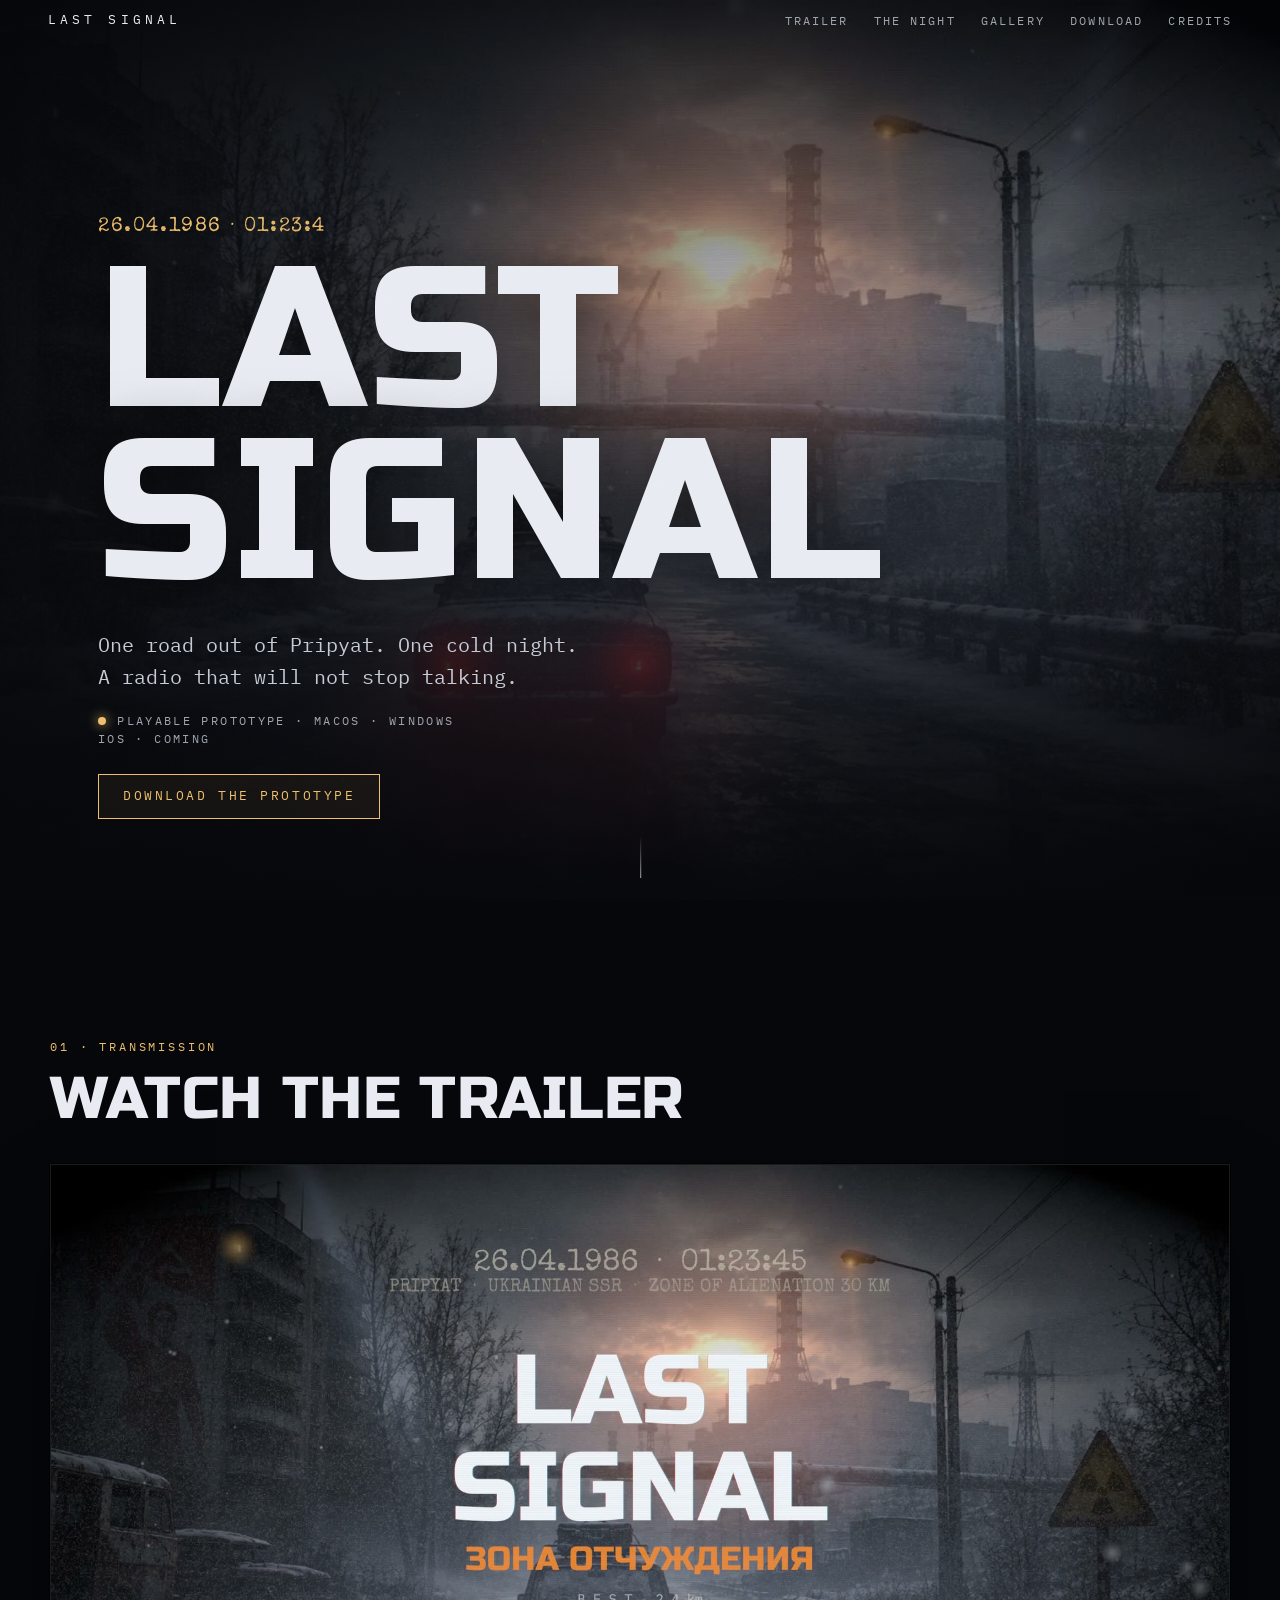
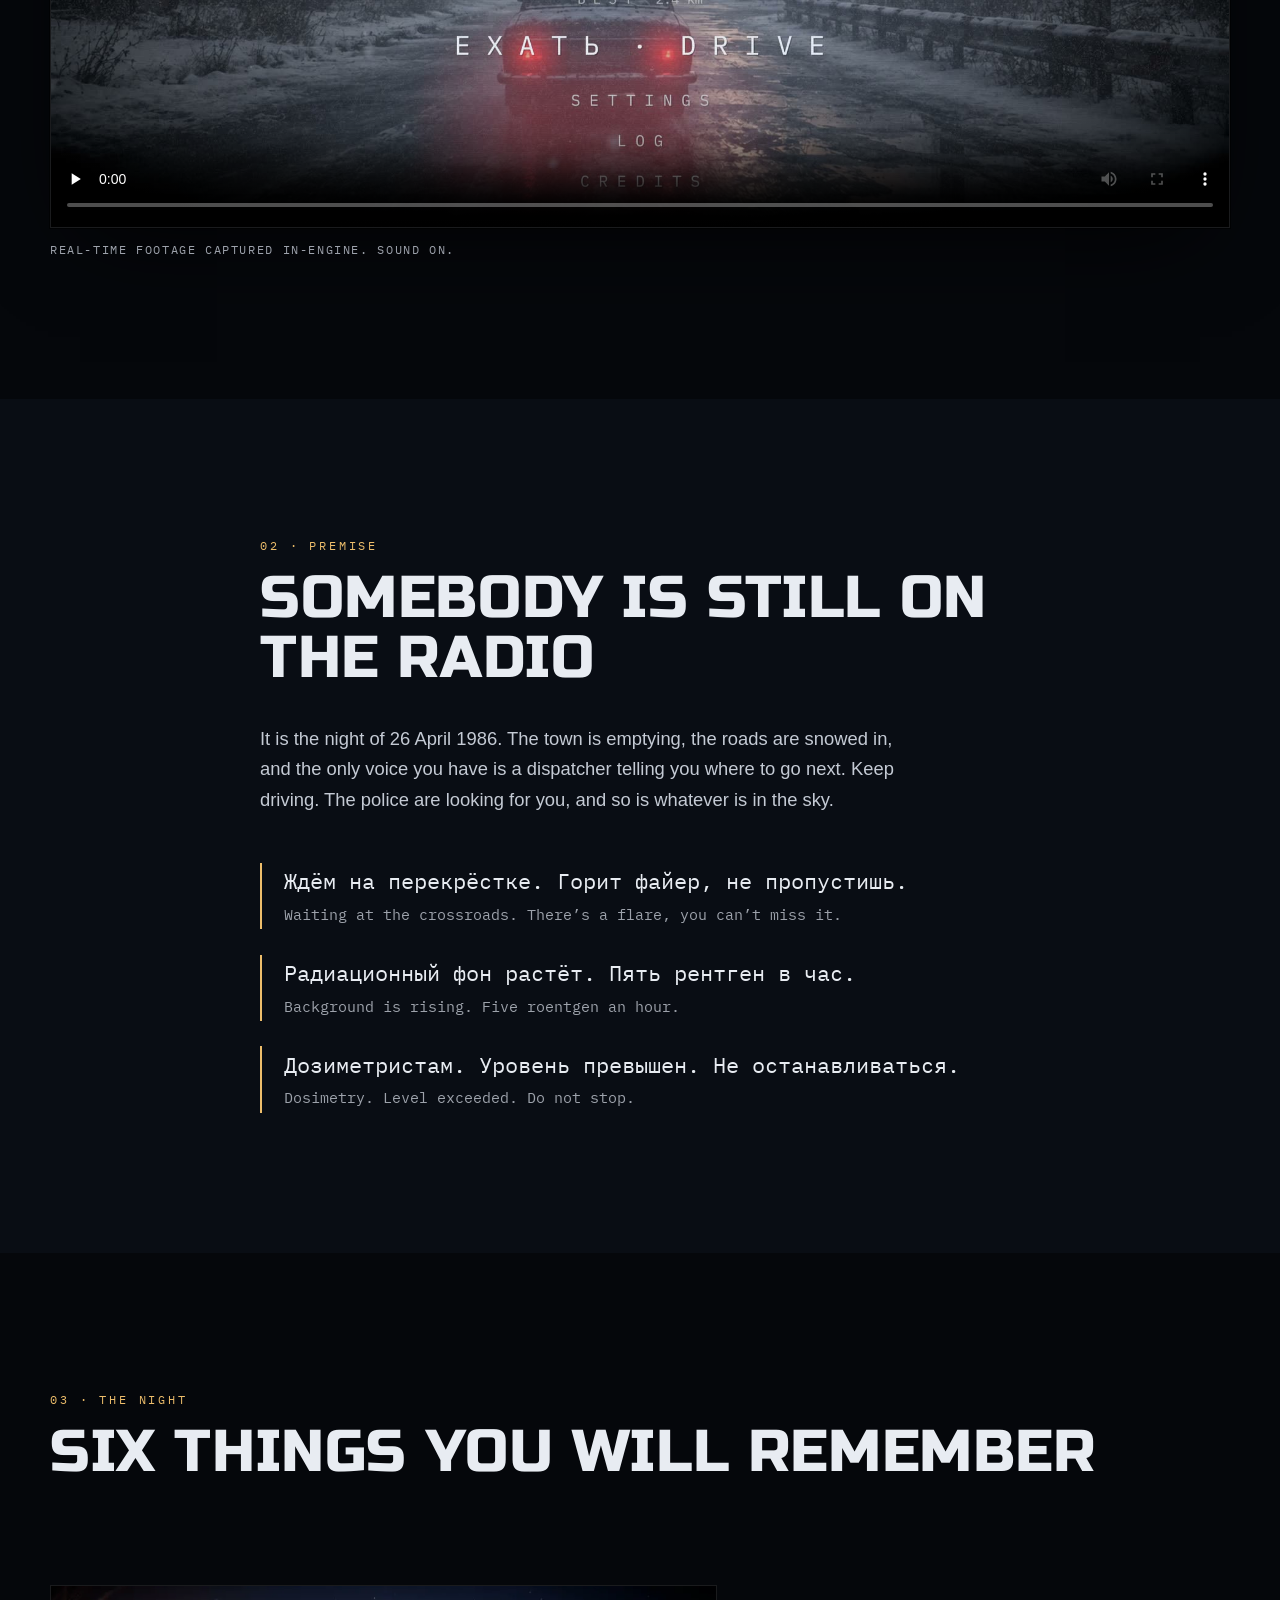
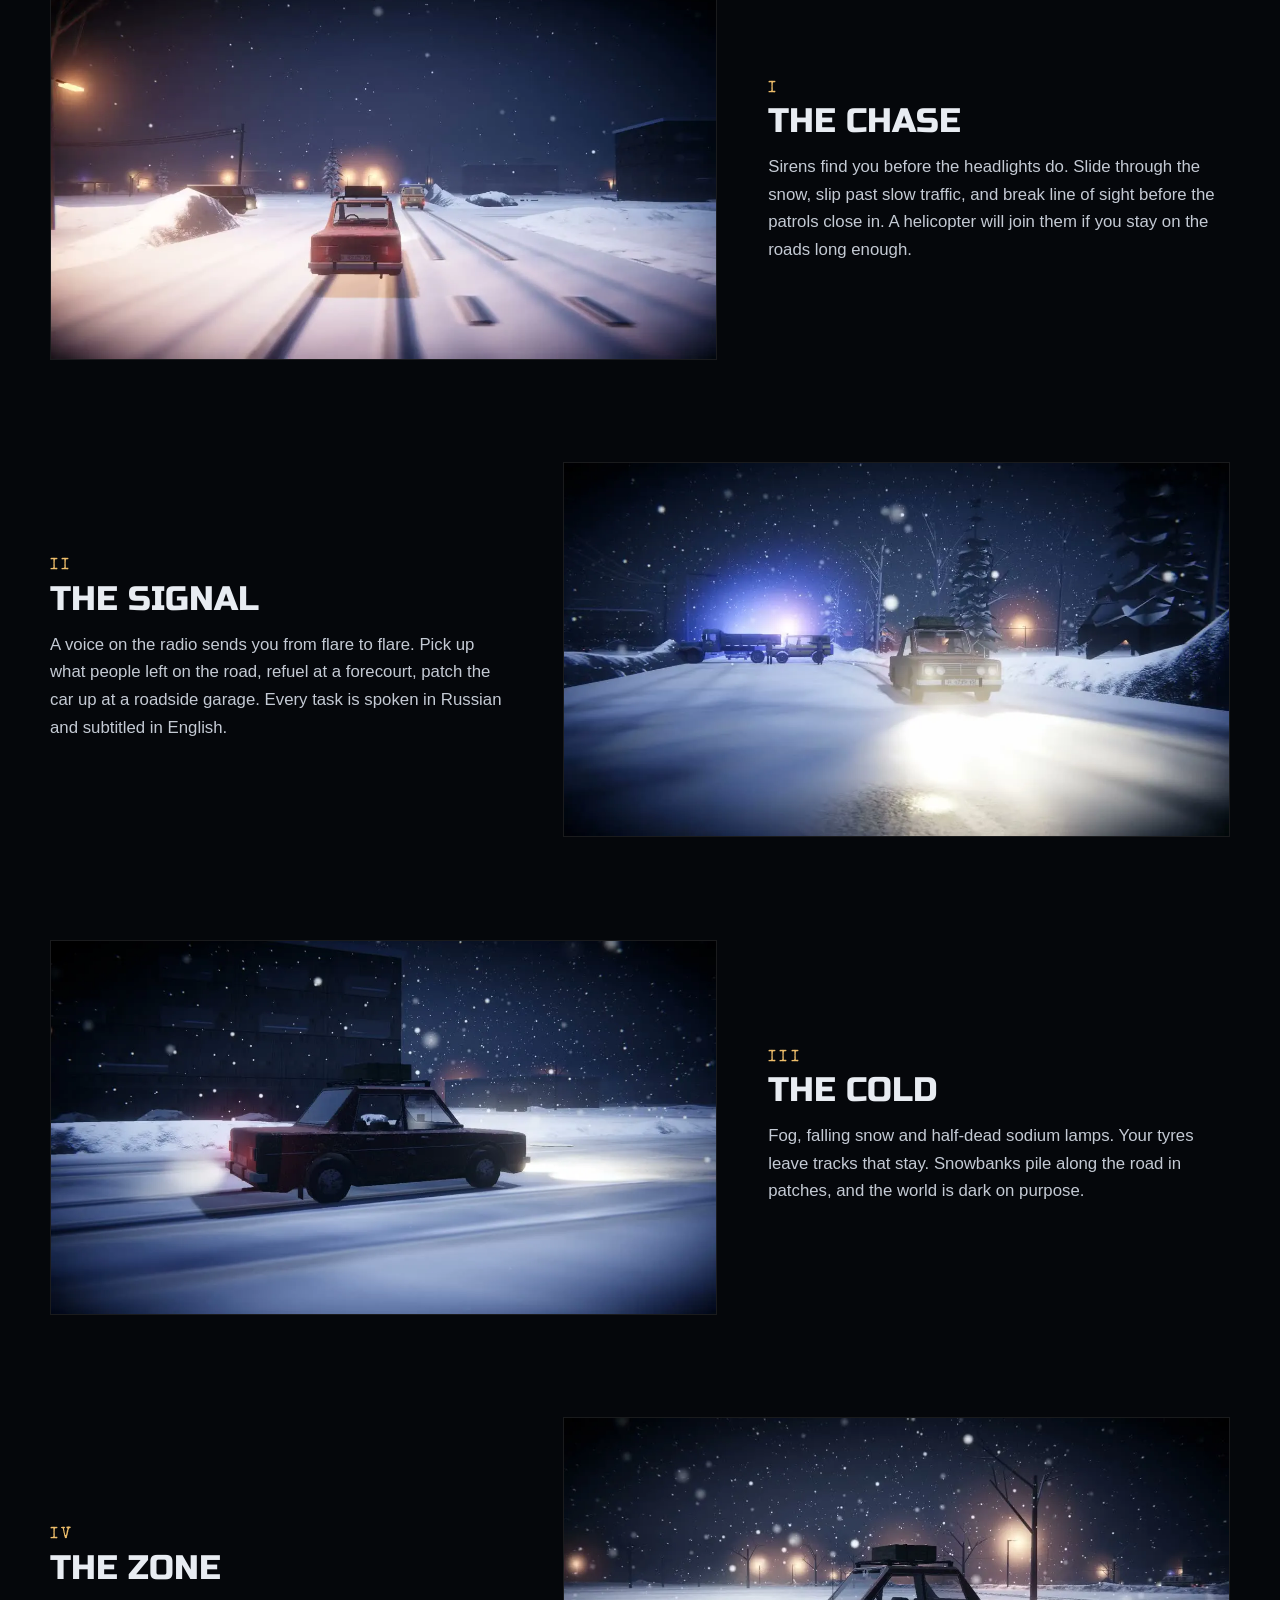
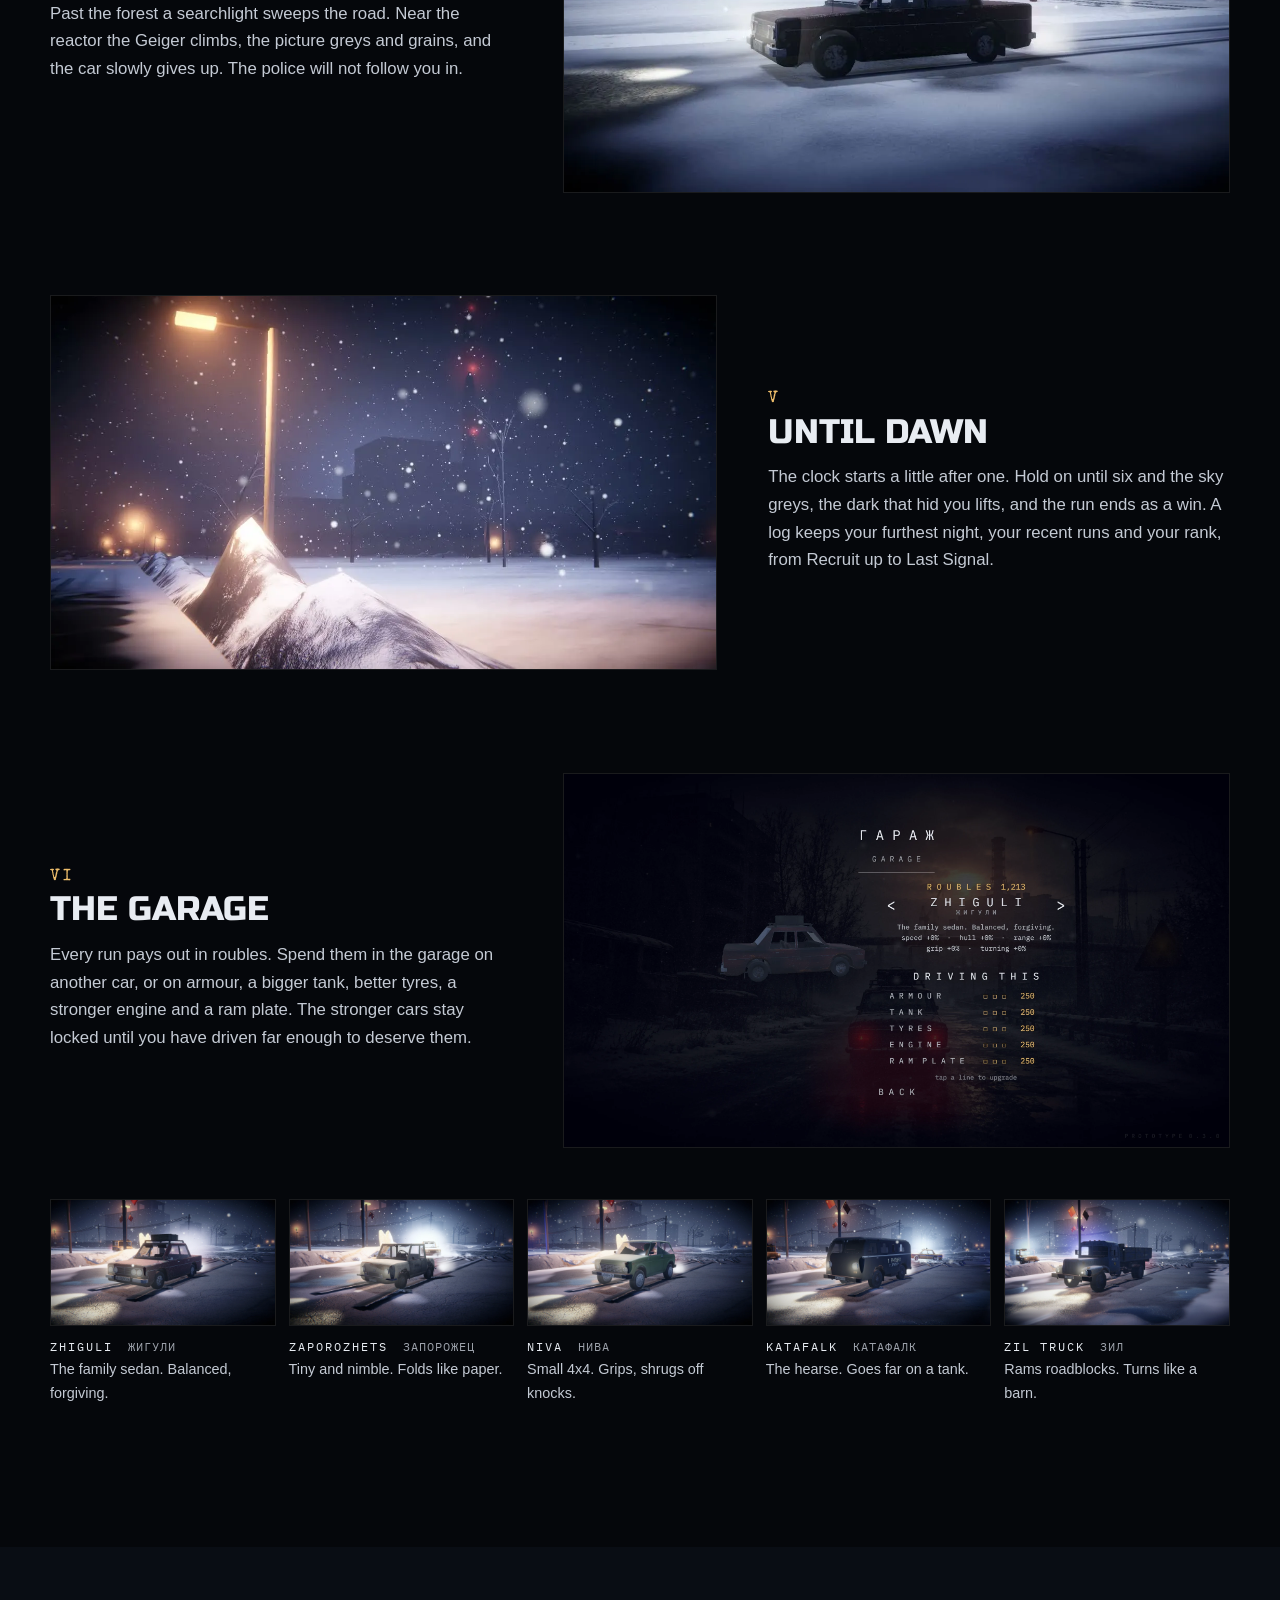
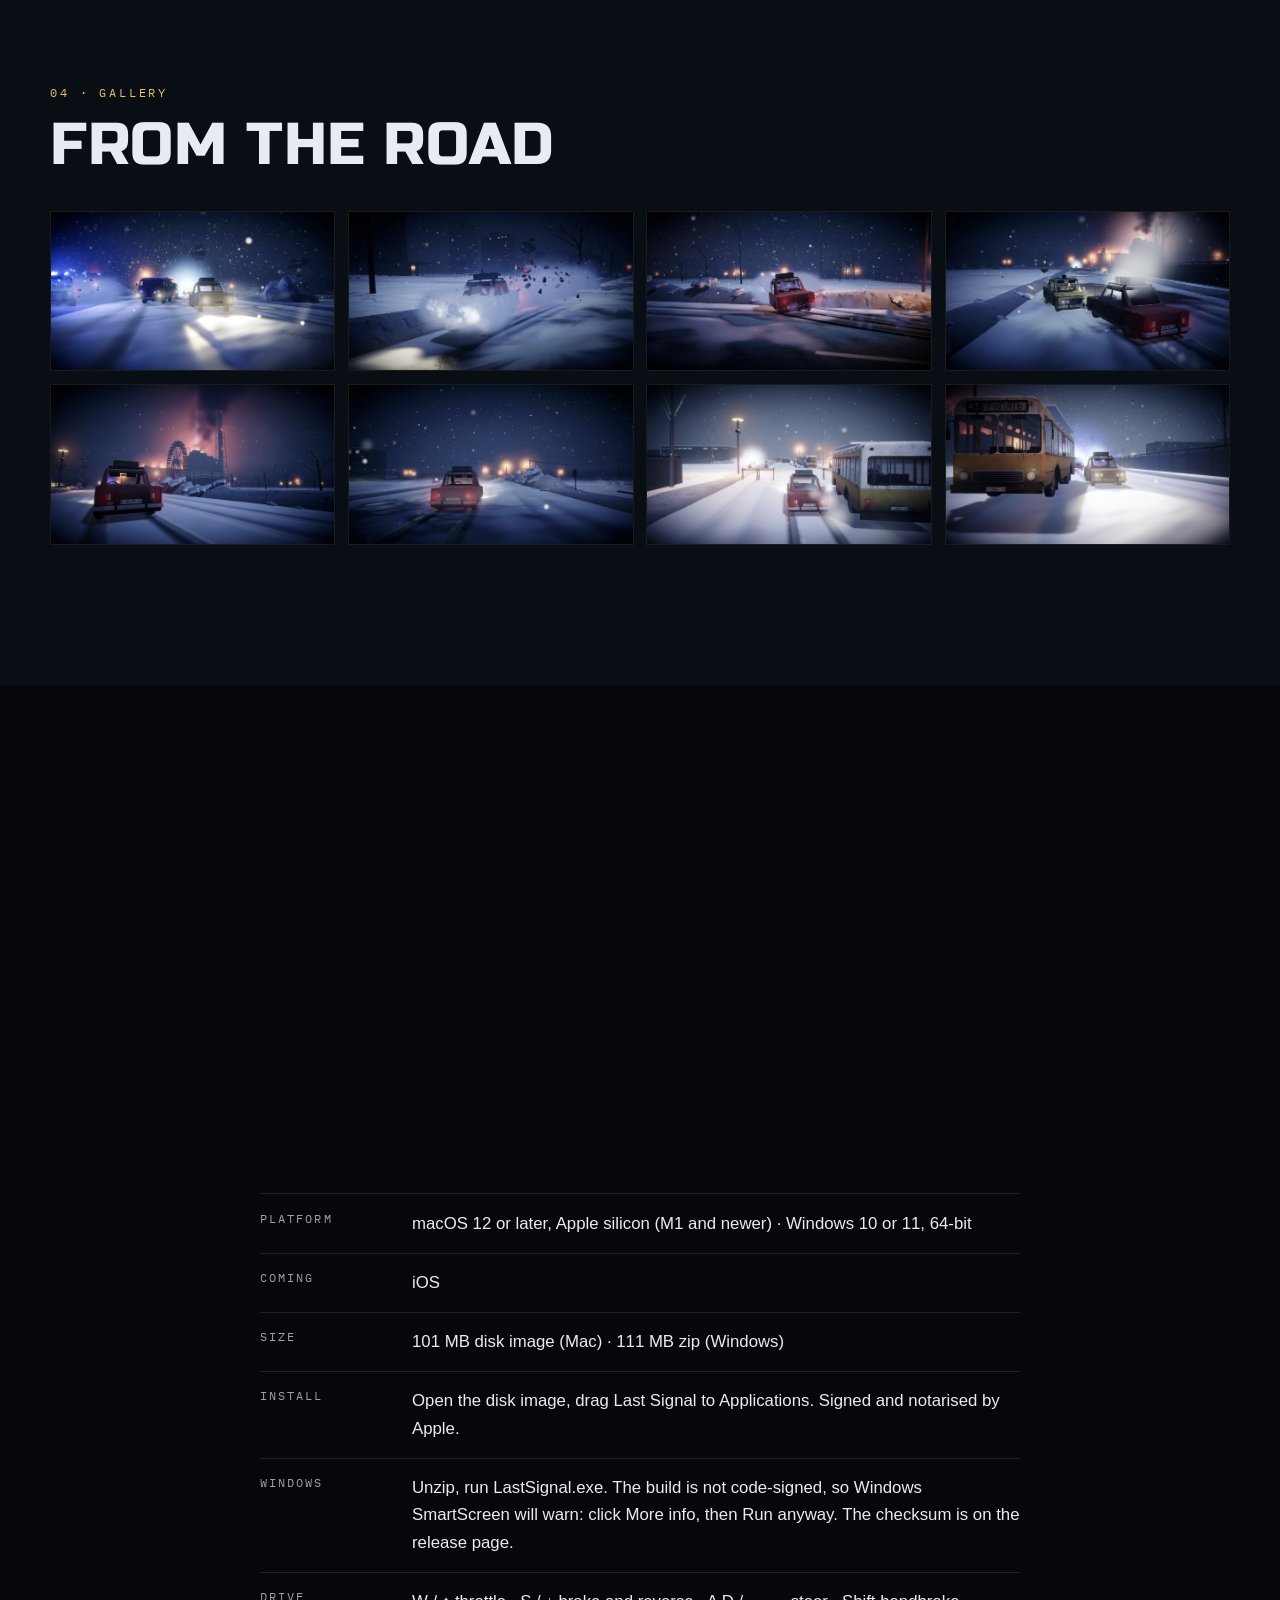
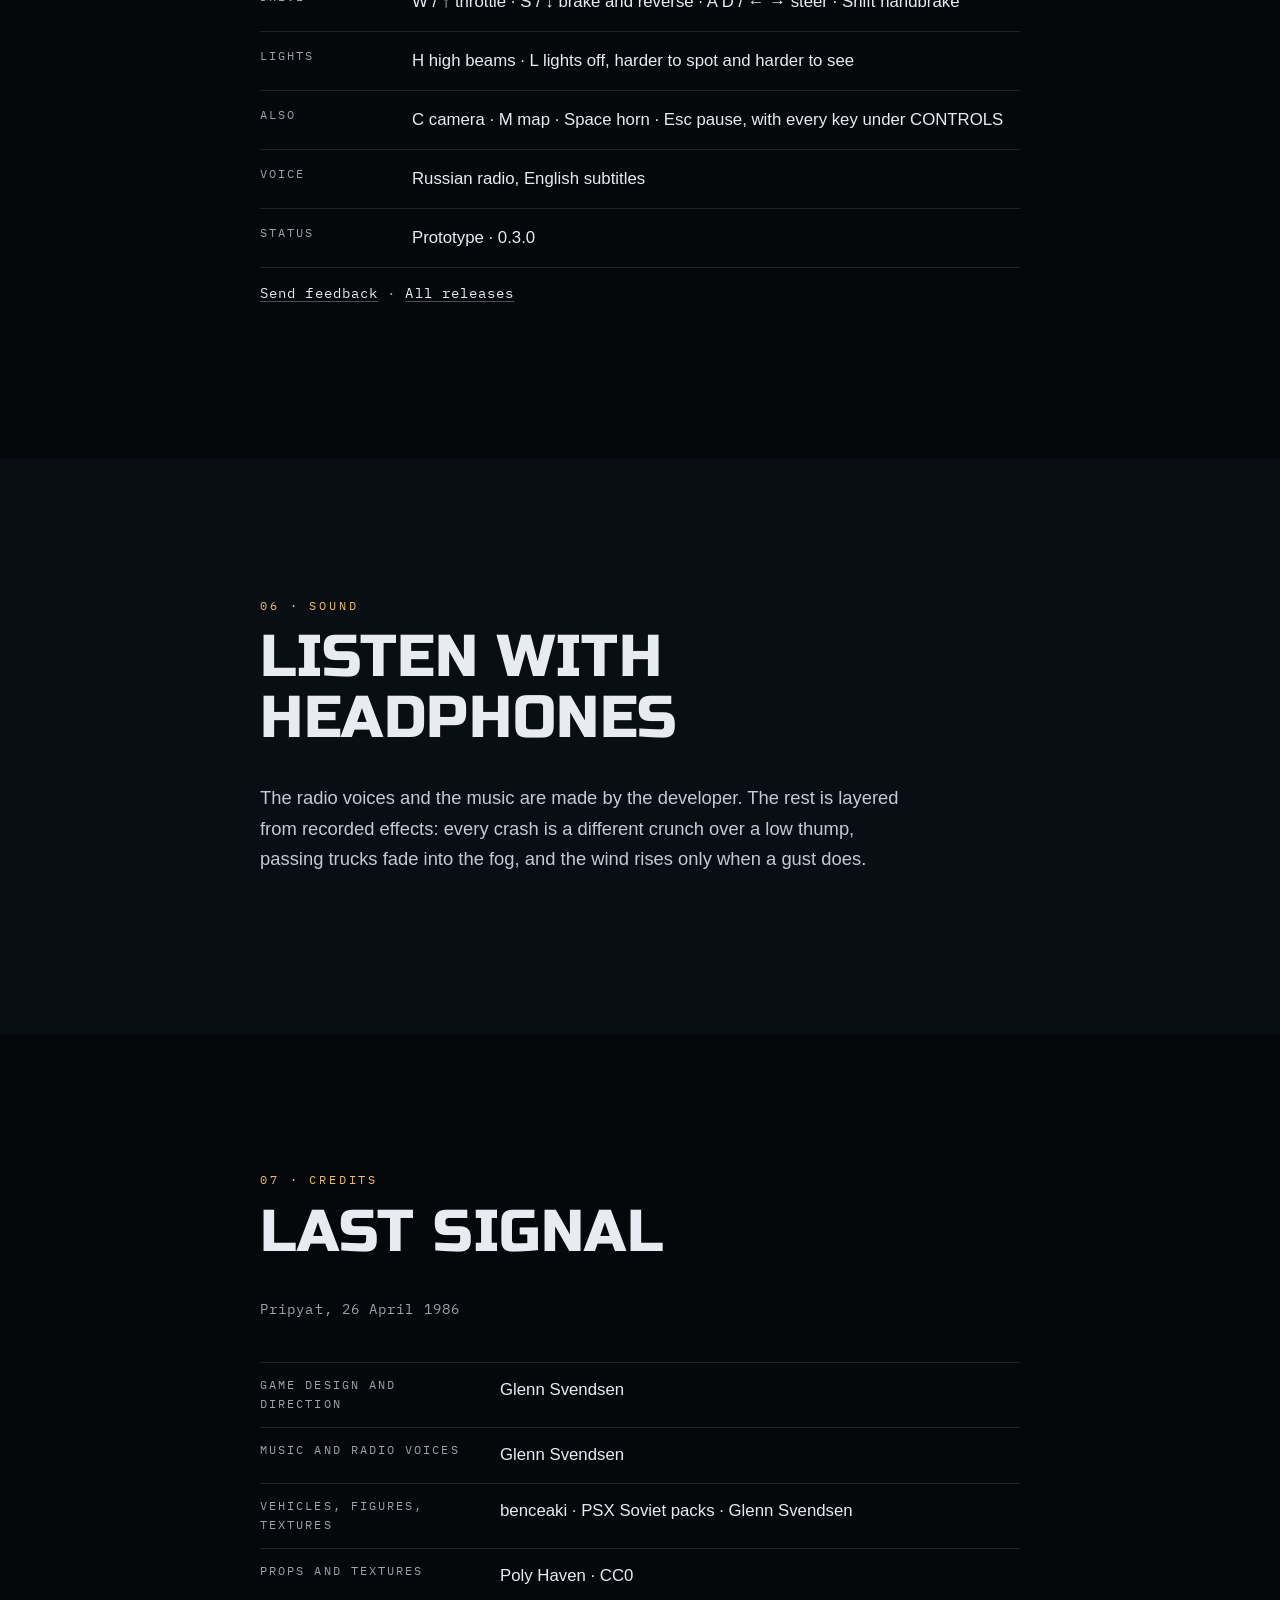
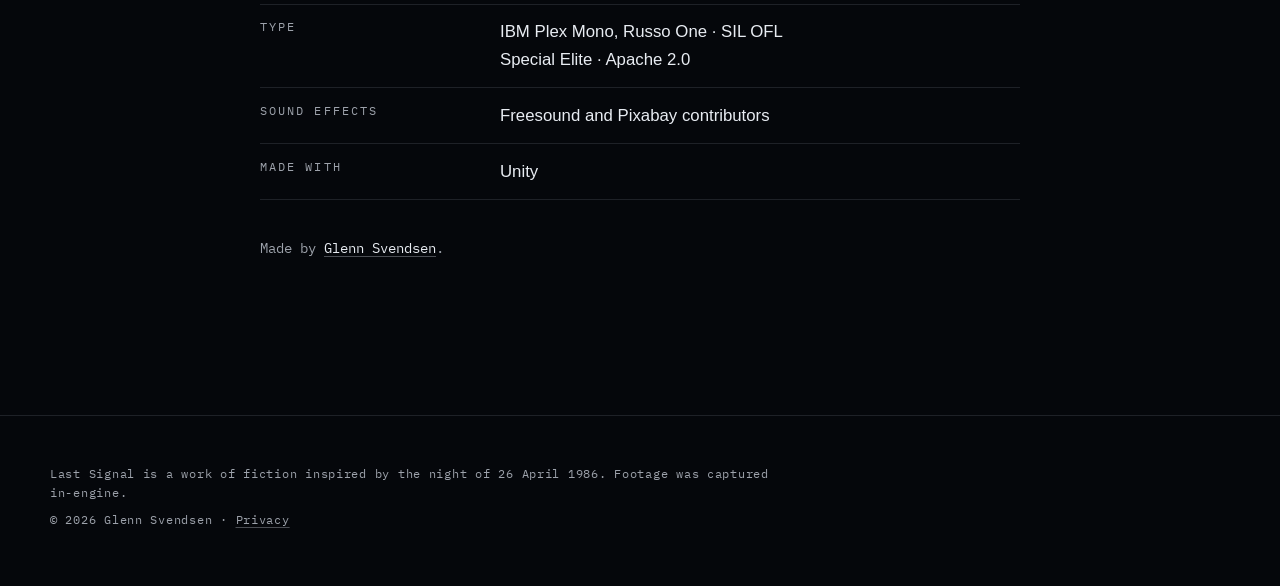
<file: index.html>
<!doctype html>
<html lang="en">
<head>
<meta charset="utf-8">
<meta name="viewport" content="width=device-width, initial-scale=1, viewport-fit=cover">
<title>Last Signal · A night-driving game for Mac and Windows · Pripyat, 26 April 1986</title>
<meta name="description" content="Last Signal is a night-driving game for Mac and Windows: one road out of Pripyat, one cold night, a radio that will not stop talking. Playable prototype by Glenn Svendsen.">
<meta name="theme-color" content="#05070b">
<link rel="canonical" href="https://glennsvendsen.github.io/last-signal/">
<link rel="icon" href="favicon.ico" sizes="48x48">
<link rel="icon" type="image/png" href="favicon.png" sizes="64x64">
<link rel="apple-touch-icon" href="apple-touch-icon.png">

<meta property="og:type" content="website">
<meta property="og:title" content="Last Signal">
<meta property="og:description" content="One road out of Pripyat. One cold night. A radio that will not stop talking. A playable prototype for Mac and Windows.">
<meta property="og:url" content="https://glennsvendsen.github.io/last-signal/">
<meta property="og:image" content="https://glennsvendsen.github.io/last-signal/media/og-image.jpg">
<meta property="og:image:width" content="1200">
<meta property="og:image:height" content="630">
<meta name="twitter:card" content="summary_large_image">

<link rel="preload" href="fonts/russo-one.woff" as="font" type="font/woff" crossorigin>
<link rel="preload" href="fonts/plex-mono.woff" as="font" type="font/woff" crossorigin>
<link rel="stylesheet" href="style.css">
<script>document.documentElement.classList.add('js')</script>
<!-- Cookie-free analytics (Umami, shared with the main site). Only counts visits on the live domain. -->
<script defer src="https://cloud.umami.is/script.js" data-website-id="984de795-976a-4859-818a-95177710cb59" data-domains="glennsvendsen.github.io"></script>

<script type="application/ld+json">
{
  "@context": "https://schema.org",
  "@type": "VideoGame",
  "name": "Last Signal",
  "description": "A night-driving game for Mac and Windows set in Pripyat on 26 April 1986: one road out, one cold night, a radio that will not stop talking.",
  "genre": ["Driving", "Action"],
  "gamePlatform": ["macOS", "Windows"],
  "applicationCategory": "Game",
  "url": "https://glennsvendsen.github.io/last-signal/",
  "image": "https://glennsvendsen.github.io/last-signal/media/og-image.jpg",
  "author": { "@type": "Person", "name": "Glenn Svendsen", "url": "https://glennsvendsen.github.io/" }
}
</script>
</head>

<body>
<a class="skip" href="#main">Skip to content</a>

<header class="bar" data-bar>
  <a class="mark" href="#top" aria-label="Last Signal, top of page">LAST SIGNAL</a>
  <nav aria-label="Sections">
    <a href="#trailer">Trailer</a>
    <a href="#night">The night</a>
    <a href="#gallery">Gallery</a>
    <a href="#play">Download</a>
    <a href="#credits">Credits</a>
  </nav>
</header>

<main id="main">

<!-- ============================================================ HERO -->
<section class="hero" id="top" aria-labelledby="title">
  <div class="hero-media">
    <picture>
      <source srcset="media/hero.webp" type="image/webp">
      <img src="media/hero.jpg" width="1920" height="1080" alt="The title painting: a red car on a snowy road facing the power plant." fetchpriority="high">
    </picture>
    <!-- main.js attaches the loop only if the file exists. -->
    <video data-src="media/loop-hero.mp4" muted loop playsinline preload="none" poster="media/hero.jpg" aria-hidden="true" tabindex="-1"></video>
  </div>
  <div class="hero-veil" aria-hidden="true"></div>

  <div class="hero-copy">
    <p class="stamp" data-type>26.04.1986 · 01:23:45</p>
    <h1 id="title">LAST<br>SIGNAL</h1>
    <p class="lede">One road out of Pripyat. One cold night.<br>A radio that will not stop talking.</p>
    <p class="status"><span class="dot" aria-hidden="true"></span>Playable prototype · macOS · Windows</p>
    <p class="status status--soon">iOS · Coming</p>
    <p class="hero-cta"><a class="btn" href="#play" data-umami-event="ls-cta-play">Download the prototype</a></p>
  </div>

  <a class="cue" href="#trailer" aria-label="Scroll to the trailer"><span></span></a>
</section>

<!-- ============================================================ TRAILER -->
<section class="band" id="trailer" aria-labelledby="trailer-h">
  <div class="wrap">
    <p class="label reveal">01 · Transmission</p>
    <h2 id="trailer-h" class="reveal">Watch the trailer</h2>

    <figure class="film reveal">
      <video controls preload="none" playsinline poster="media/trailer-poster.jpg" width="1920" height="1080">
        <source src="media/trailer-720p.mp4" type="video/mp4" media="(max-width: 800px)">
        <source src="media/trailer-1080p.mp4" type="video/mp4">
        <track kind="captions" src="media/trailer.en.vtt" srclang="en" label="English" default>
        <track kind="captions" src="media/trailer.ru.vtt" srclang="ru" label="Русский">
        <p>Your browser cannot play this video. <a href="media/trailer-1080p.mp4" data-umami-event="ls-trailer-file">Download the trailer</a>.</p>
      </video>
      <figcaption>Real-time footage captured in-engine. Sound on.</figcaption>
    </figure>
  </div>
</section>

<!-- ============================================================ PREMISE -->
<section class="band band--deep" id="premise" aria-labelledby="premise-h">
  <div class="wrap narrow">
    <p class="label reveal">02 · Premise</p>
    <h2 id="premise-h" class="reveal">Somebody is still on the radio</h2>
    <p class="body reveal">It is the night of 26 April 1986. The town is emptying, the roads are snowed in, and the only voice you have is a dispatcher telling you where to go next. Keep driving. The police are looking for you, and so is whatever is in the sky.</p>

    <div class="tx-list">
      <blockquote class="tx reveal">
        <p class="ru" lang="ru">Ждём на перекрёстке. Горит файер, не пропустишь.</p>
        <p class="en">Waiting at the crossroads. There’s a flare, you can’t miss it.</p>
      </blockquote>
      <blockquote class="tx reveal">
        <p class="ru" lang="ru">Радиационный фон растёт. Пять рентген в час.</p>
        <p class="en">Background is rising. Five roentgen an hour.</p>
      </blockquote>
      <blockquote class="tx reveal">
        <p class="ru" lang="ru">Дозиметристам. Уровень превышен. Не останавливаться.</p>
        <p class="en">Dosimetry. Level exceeded. Do not stop.</p>
      </blockquote>
    </div>
  </div>
</section>

<!-- ============================================================ THE NIGHT -->
<section class="band" id="night" aria-labelledby="night-h">
  <div class="wrap">
    <p class="label reveal">03 · The night</p>
    <h2 id="night-h" class="reveal">Six things you will remember</h2>

    <article class="chapter reveal">
      <div class="chapter-media">
        <video data-src="media/loop-chase.mp4" muted loop playsinline preload="none" poster="media/loop-chase.jpg" aria-hidden="true" tabindex="-1"></video>
        <picture>
          <source srcset="media/loop-chase.webp" type="image/webp">
          <img src="media/loop-chase.jpg" width="1280" height="720" loading="lazy" alt="The red car at speed down a snowy night street, snow spraying from its wheels, police lights behind.">
        </picture>
      </div>
      <div class="chapter-copy">
        <p class="num">I</p>
        <h3>The chase</h3>
        <p>Sirens find you before the headlights do. Slide through the snow, slip past slow traffic, and break line of sight before the patrols close in. A helicopter will join them if you stay on the roads long enough.</p>
      </div>
    </article>

    <article class="chapter chapter--flip reveal">
      <div class="chapter-media">
        <video data-src="media/loop-pursuit.mp4" muted loop playsinline preload="none" poster="media/loop-pursuit.jpg" aria-hidden="true" tabindex="-1"></video>
        <picture>
          <source srcset="media/loop-pursuit.webp" type="image/webp">
          <img src="media/loop-pursuit.jpg" width="1280" height="720" loading="lazy" alt="The car seen from the front at speed, police lights flashing in the fog behind it.">
        </picture>
      </div>
      <div class="chapter-copy">
        <p class="num">II</p>
        <h3>The signal</h3>
        <p>A voice on the radio sends you from flare to flare. Pick up what people left on the road, refuel at a forecourt, patch the car up at a roadside garage. Every task is spoken in Russian and subtitled in English.</p>
      </div>
    </article>

    <article class="chapter reveal">
      <div class="chapter-media">
        <video data-src="media/loop-cold.mp4" muted loop playsinline preload="none" poster="media/loop-cold.jpg" aria-hidden="true" tabindex="-1"></video>
        <picture>
          <source srcset="media/loop-cold.webp" type="image/webp">
          <img src="media/loop-cold.jpg" width="1280" height="720" loading="lazy" alt="The car idles under a sodium lamp while snow falls through the light.">
        </picture>
      </div>
      <div class="chapter-copy">
        <p class="num">III</p>
        <h3>The cold</h3>
        <p>Fog, falling snow and half-dead sodium lamps. Your tyres leave tracks that stay. Snowbanks pile along the road in patches, and the world is dark on purpose.</p>
      </div>
    </article>

    <article class="chapter chapter--flip reveal">
      <div class="chapter-media">
        <video data-src="media/loop-zone.mp4" muted loop playsinline preload="none" poster="media/loop-zone.jpg" aria-hidden="true" tabindex="-1"></video>
        <picture>
          <source srcset="media/loop-zone.webp" type="image/webp">
          <img src="media/loop-zone.jpg" width="1280" height="720" loading="lazy" alt="Inside the radiation zone: the picture grains and drains of colour as the dose gauge climbs.">
        </picture>
      </div>
      <div class="chapter-copy">
        <p class="num">IV</p>
        <h3>The zone</h3>
        <p>Past the forest a searchlight sweeps the road. Near the reactor the Geiger climbs, the picture greys and grains, and the car slowly gives up. The police will not follow you in.</p>
      </div>
    </article>

    <article class="chapter reveal">
      <div class="chapter-media">
        <video data-src="media/loop-plant.mp4" muted loop playsinline preload="none" poster="media/loop-plant.jpg" aria-hidden="true" tabindex="-1"></video>
        <picture>
          <source srcset="media/loop-plant.webp" type="image/webp">
          <img src="media/loop-plant.jpg" width="1280" height="720" loading="lazy" alt="The reactor's chimney and its red beacons pulsing through fog and snowfall.">
        </picture>
      </div>
      <div class="chapter-copy">
        <p class="num">V</p>
        <h3>Until dawn</h3>
        <p>The clock starts a little after one. Hold on until six and the sky greys, the dark that hid you lifts, and the run ends as a win. A log keeps your furthest night, your recent runs and your rank, from Recruit up to Last Signal.</p>
      </div>
    </article>

    <article class="chapter chapter--flip reveal" id="garage">
      <div class="chapter-media">
        <picture>
          <source srcset="media/garage.webp" type="image/webp">
          <img src="media/garage.jpg" width="1280" height="720" loading="lazy" alt="The garage page of the title menu: a car turning on the left, its name in English and Russian, what it does, and five upgrade lines priced in roubles.">
        </picture>
      </div>
      <div class="chapter-copy">
        <p class="num">VI</p>
        <h3>The garage</h3>
        <p>Every run pays out in roubles. Spend them in the garage on another car, or on armour, a bigger tank, better tyres, a stronger engine and a ram plate. The stronger cars stay locked until you have driven far enough to deserve them.</p>
      </div>
    </article>

    <ul class="cars reveal" aria-label="The five cars">
      <li class="car">
        <picture><source srcset="media/car-1.webp" type="image/webp"><img src="media/car-1.jpg" width="1280" height="720" loading="lazy" alt="The Zhiguli, the family sedan the night starts in, parked on a snowy street in grey dawn light."></picture>
        <p class="car-name">ZHIGULI <span lang="ru">ЖИГУЛИ</span></p>
        <p class="car-note">The family sedan. Balanced, forgiving.</p>
      </li>
      <li class="car">
        <picture><source srcset="media/car-2.webp" type="image/webp"><img src="media/car-2.jpg" width="1280" height="720" loading="lazy" alt="The Zaporozhets, a tiny rounded two-door, parked on a snowy street in grey dawn light."></picture>
        <p class="car-name">ZAPOROZHETS <span lang="ru">ЗАПОРОЖЕЦ</span></p>
        <p class="car-note">Tiny and nimble. Folds like paper.</p>
      </li>
      <li class="car">
        <picture><source srcset="media/car-3.webp" type="image/webp"><img src="media/car-3.jpg" width="1280" height="720" loading="lazy" alt="The Niva, a small green 4x4, parked on a snowy street in grey dawn light."></picture>
        <p class="car-name">NIVA <span lang="ru">НИВА</span></p>
        <p class="car-note">Small 4x4. Grips, shrugs off knocks.</p>
      </li>
      <li class="car">
        <picture><source srcset="media/car-4.webp" type="image/webp"><img src="media/car-4.jpg" width="1280" height="720" loading="lazy" alt="The katafalk, a dark hearse van with lettering on its side, parked on a snowy street in grey dawn light."></picture>
        <p class="car-name">KATAFALK <span lang="ru">КАТАФАЛК</span></p>
        <p class="car-note">The hearse. Goes far on a tank.</p>
      </li>
      <li class="car">
        <picture><source srcset="media/car-5.webp" type="image/webp"><img src="media/car-5.jpg" width="1280" height="720" loading="lazy" alt="The ZIL truck, a blue flatbed with a long bonnet, parked on a snowy street in grey dawn light."></picture>
        <p class="car-name">ZIL TRUCK <span lang="ru">ЗИЛ</span></p>
        <p class="car-note">Rams roadblocks. Turns like a barn.</p>
      </li>
    </ul>
  </div>
</section>

<!-- ============================================================ GALLERY -->
<section class="band band--deep" id="gallery" aria-labelledby="gallery-h">
  <div class="wrap">
    <p class="label reveal">04 · Gallery</p>
    <h2 id="gallery-h" class="reveal">From the road</h2>

    <ul class="grid" data-gallery>
      <li><a href="media/still-01.jpg" data-caption="The chase"><picture><source srcset="media/still-01.webp" type="image/webp"><img src="media/still-01.jpg" width="1280" height="720" loading="lazy" alt="The car seen from the front at night with its headlights on, a van beside it, and a police car behind ploughing into a snowbank under flashing blue lights."></picture></a></li>
      <li><a href="media/still-02.jpg" data-caption="Through the snowbank"><picture><source srcset="media/still-02.webp" type="image/webp"><img src="media/still-02.jpg" width="1280" height="720" loading="lazy" alt="The red car buries its nose in a roadside snowbank, lost in a cloud of powder lit by its own headlights, lumps of snow flying."></picture></a></li>
      <li><a href="media/still-04.jpg" data-caption="Handbrake"><picture><source srcset="media/still-04.webp" type="image/webp"><img src="media/still-04.jpg" width="1280" height="720" loading="lazy" alt="Seen from behind, the red car slides sideways across a snowy crossroads, a plume of snow spraying from its wheels."></picture></a></li>
      <li><a href="media/still-05.jpg" data-caption="Contact"><picture><source srcset="media/still-05.webp" type="image/webp"><img src="media/still-05.jpg" width="1280" height="720" loading="lazy" alt="A police car has rammed the front of the red car on a snowy road; grey smoke rises from the damaged car toward the glow of the plant."></picture></a></li>
      <li><a href="media/still-06.jpg" data-caption="The plant"><picture><source srcset="media/still-06.webp" type="image/webp"><img src="media/still-06.jpg" width="1280" height="720" loading="lazy" alt="The red car from behind on a snowy road; ahead, a Ferris wheel and the power plant stand against a red glow, a column of smoke above."></picture></a></li>
      <li><a href="media/still-07.jpg" data-caption="One road out"><picture><source srcset="media/still-07.webp" type="image/webp"><img src="media/still-07.jpg" width="1280" height="720" loading="lazy" alt="Low behind the red car, its tail lights on, driving down a dark snowy road toward a line of sodium lamps."></picture></a></li>
      <li><a href="media/still-08.jpg" data-caption="06:00"><picture><source srcset="media/still-08.webp" type="image/webp"><img src="media/still-08.jpg" width="1280" height="720" loading="lazy" alt="Grey dawn light over a snowy street: the red car drives toward a roadblock past a parked yellow bus."></picture></a></li>
      <li><a href="media/still-09.jpg" data-caption="First light"><picture><source srcset="media/still-09.webp" type="image/webp"><img src="media/still-09.jpg" width="1280" height="720" loading="lazy" alt="First light: a yellow bus marked Pripyat stands in the snow as the car passes, police lights glowing in the haze behind."></picture></a></li>
    </ul>
  </div>
</section>

<!-- ============================================================ PLAY -->
<section class="band" id="play" aria-labelledby="play-h">
  <div class="wrap narrow">
    <p class="label reveal">05 · Play it</p>
    <h2 id="play-h" class="reveal">Playable prototype</h2>
    <p class="body reveal">An early build of the whole night: the city, the plant, the militsiya, the radio. Rough edges included. Tell me what broke and how far you got.</p>
    <p class="reveal dl-row">
      <a class="btn" href="https://github.com/glennsvendsen/last-signal/releases/download/v0.3.0-prototype/LastSignal-Installer.dmg" data-dl data-umami-event="ls-download" data-umami-event-platform="mac" data-umami-event-version="0.3.0">Download for Mac · 0.3.0</a>
      <a class="btn" href="https://github.com/glennsvendsen/last-signal/releases/download/v0.3.0-windows-prototype/LastSignal-Windows.zip" data-dl data-umami-event="ls-download-win" data-umami-event-platform="windows" data-umami-event-version="0.3.0">Download for Windows · 0.3.0</a>
      <span class="btn btn--soon" aria-disabled="true" data-soon="ios">iOS · Coming</span>
      <span class="muted dl-count" data-dl-count hidden></span>
    </p>
    <dl class="facts reveal">
      <div><dt>Platform</dt><dd>macOS 12 or later, Apple silicon (M1 and newer) · Windows 10 or 11, 64-bit</dd></div>
      <div><dt>Coming</dt><dd>iOS</dd></div>
      <div><dt>Size</dt><dd>101 MB disk image (Mac) · 111 MB zip (Windows)</dd></div>
      <div><dt>Install</dt><dd>Open the disk image, drag Last Signal to Applications. Signed and notarised by Apple.</dd></div>
      <div><dt>Windows</dt><dd>Unzip, run LastSignal.exe. The build is not code-signed, so Windows SmartScreen will warn: click More info, then Run anyway. The checksum is on the release page.</dd></div>
      <div><dt>Drive</dt><dd>W / ↑ throttle · S / ↓ brake and reverse · A D / ← → steer · Shift handbrake</dd></div>
      <div><dt>Lights</dt><dd>H high beams · L lights off, harder to spot and harder to see</dd></div>
      <div><dt>Also</dt><dd>C camera · M map · Space horn · Esc pause, with every key under CONTROLS</dd></div>
      <div><dt>Voice</dt><dd>Russian radio, English subtitles</dd></div>
      <div><dt>Status</dt><dd>Prototype · 0.3.0</dd></div>
    </dl>
    <p class="muted reveal"><a href="https://github.com/glennsvendsen/last-signal/issues/new?template=feedback.yml" data-umami-event="ls-feedback">Send feedback</a> · <a href="https://github.com/glennsvendsen/last-signal/releases" data-umami-event="ls-releases">All releases</a></p>
  </div>
</section>

<!-- ============================================================ SOUND -->
<section class="band band--deep" id="sound" aria-labelledby="sound-h">
  <div class="wrap narrow">
    <p class="label reveal">06 · Sound</p>
    <h2 id="sound-h" class="reveal">Listen with headphones</h2>
    <p class="body reveal">The radio voices and the music are made by the developer. The rest is layered from recorded effects: every crash is a different crunch over a low thump, passing trucks fade into the fog, and the wind rises only when a gust does.</p>
  </div>
</section>

<!-- ============================================================ CREDITS -->
<section class="band" id="credits" aria-labelledby="credits-h">
  <div class="wrap narrow">
    <p class="label reveal">07 · Credits</p>
    <h2 id="credits-h" class="reveal">Last Signal</h2>
    <p class="muted reveal">Pripyat, 26 April 1986</p>

    <dl class="credits reveal">
      <div><dt>Game design and direction</dt><dd>Glenn Svendsen</dd></div>
      <div><dt>Music and radio voices</dt><dd>Glenn Svendsen</dd></div>
      <div><dt>Vehicles, figures, textures</dt><dd>benceaki · PSX Soviet packs · Glenn Svendsen</dd></div>
      <div><dt>Props and textures</dt><dd>Poly Haven · CC0</dd></div>
      <div><dt>Type</dt><dd>IBM Plex Mono, Russo One · SIL OFL<br>Special Elite · Apache 2.0</dd></div>
      <div><dt>Sound effects</dt><dd>Freesound and Pixabay contributors</dd></div>
      <div><dt>Made with</dt><dd>Unity</dd></div>
    </dl>

    <p class="maker reveal">Made by <a href="https://glennsvendsen.github.io/" data-umami-event="ls-maker">Glenn Svendsen</a>.</p>
  </div>
</section>

</main>

<footer class="foot">
  <div class="wrap">
    <p>Last Signal is a work of fiction inspired by the night of 26 April 1986. Footage was captured in-engine.</p>
    <p class="muted">© <span data-year>2026</span> Glenn Svendsen · <a href="privacy.html" data-umami-event="ls-privacy">Privacy</a></p>
  </div>
</footer>

<!-- lightbox -->
<dialog class="lightbox" data-lightbox aria-label="Image viewer">
  <button class="lb-close" type="button" aria-label="Close" data-lb-close>×</button>
  <button class="lb-nav lb-prev" type="button" aria-label="Previous image" data-lb-prev>‹</button>
  <figure>
    <img alt="" data-lb-img>
    <figcaption data-lb-cap></figcaption>
  </figure>
  <button class="lb-nav lb-next" type="button" aria-label="Next image" data-lb-next>›</button>
</dialog>

<script src="main.js" defer></script>
</body>
</html>
</file>
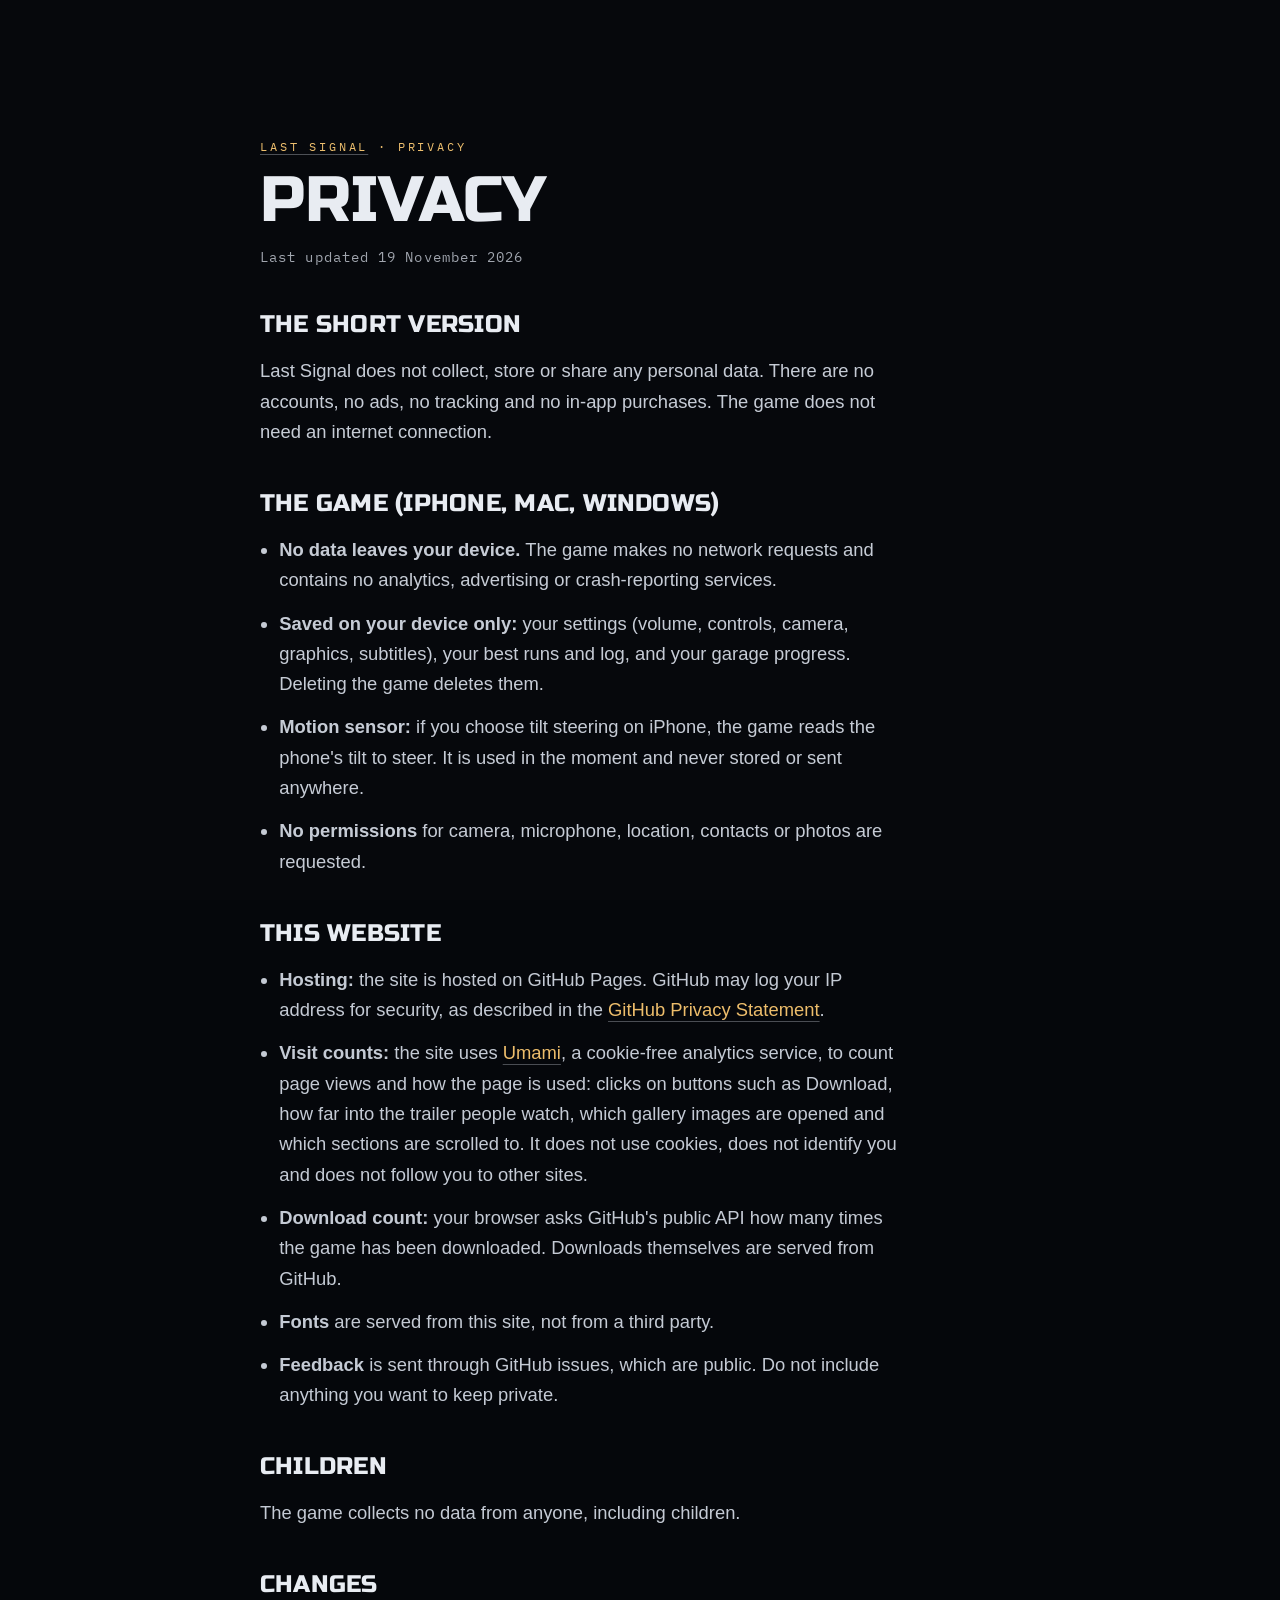
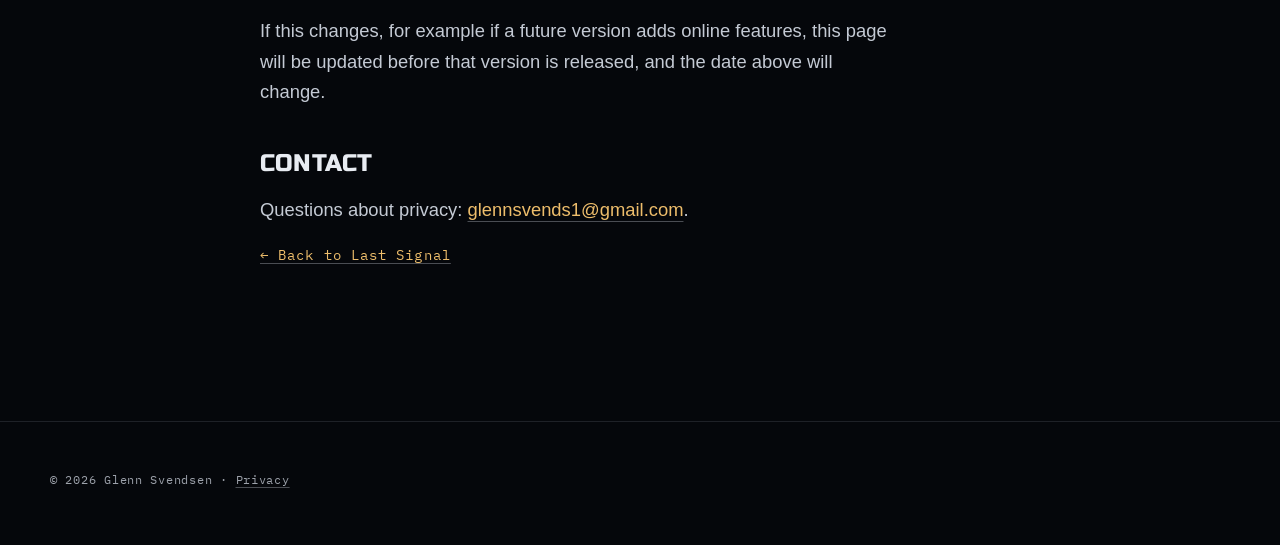
<file: privacy.html>
<!doctype html>
<html lang="en">
<head>
<meta charset="utf-8">
<meta name="viewport" content="width=device-width, initial-scale=1, viewport-fit=cover">
<title>Privacy · Last Signal</title>
<meta name="description" content="Privacy policy for Last Signal, the game and this website. The game collects no personal data.">
<meta name="theme-color" content="#05070b">
<link rel="canonical" href="https://glennsvendsen.github.io/last-signal/privacy.html">
<link rel="icon" href="favicon.ico" sizes="48x48">
<link rel="icon" type="image/png" href="favicon.png" sizes="64x64">
<link rel="apple-touch-icon" href="apple-touch-icon.png">
<link rel="stylesheet" href="style.css">
<!-- Cookie-free analytics (Umami, shared with the main site). Only counts visits on the live domain. -->
<script defer src="https://cloud.umami.is/script.js" data-website-id="984de795-976a-4859-818a-95177710cb59" data-domains="glennsvendsen.github.io"></script>
</head>
<body>

<main id="main">
<section class="band legal" aria-labelledby="privacy-h">
  <div class="wrap narrow">
    <p class="label"><a href="./">Last Signal</a> · Privacy</p>
    <h1 id="privacy-h">Privacy</h1>
    <p class="muted">Last updated 19 November 2026</p>

    <h2>The short version</h2>
    <p class="body">Last Signal does not collect, store or share any personal data. There are no accounts, no ads, no tracking and no in-app purchases. The game does not need an internet connection.</p>

    <h2>The game (iPhone, Mac, Windows)</h2>
    <ul class="body">
      <li><strong>No data leaves your device.</strong> The game makes no network requests and contains no analytics, advertising or crash-reporting services.</li>
      <li><strong>Saved on your device only:</strong> your settings (volume, controls, camera, graphics, subtitles), your best runs and log, and your garage progress. Deleting the game deletes them.</li>
      <li><strong>Motion sensor:</strong> if you choose tilt steering on iPhone, the game reads the phone's tilt to steer. It is used in the moment and never stored or sent anywhere.</li>
      <li><strong>No permissions</strong> for camera, microphone, location, contacts or photos are requested.</li>
    </ul>

    <h2>This website</h2>
    <ul class="body">
      <li><strong>Hosting:</strong> the site is hosted on GitHub Pages. GitHub may log your IP address for security, as described in the <a href="https://docs.github.com/en/site-policy/privacy-policies/github-general-privacy-statement">GitHub Privacy Statement</a>.</li>
      <li><strong>Visit counts:</strong> the site uses <a href="https://umami.is/privacy">Umami</a>, a cookie-free analytics service, to count page views and how the page is used: clicks on buttons such as Download, how far into the trailer people watch, which gallery images are opened and which sections are scrolled to. It does not use cookies, does not identify you and does not follow you to other sites.</li>
      <li><strong>Download count:</strong> your browser asks GitHub's public API how many times the game has been downloaded. Downloads themselves are served from GitHub.</li>
      <li><strong>Fonts</strong> are served from this site, not from a third party.</li>
      <li><strong>Feedback</strong> is sent through GitHub issues, which are public. Do not include anything you want to keep private.</li>
    </ul>

    <h2>Children</h2>
    <p class="body">The game collects no data from anyone, including children.</p>

    <h2>Changes</h2>
    <p class="body">If this changes, for example if a future version adds online features, this page will be updated before that version is released, and the date above will change.</p>

    <h2>Contact</h2>
    <p class="body">Questions about privacy: <a href="mailto:glennsvends1@gmail.com">glennsvends1@gmail.com</a>.</p>

    <p class="muted"><a href="./">← Back to Last Signal</a></p>
  </div>
</section>
</main>

<footer class="foot">
  <div class="wrap">
    <p class="muted">© 2026 Glenn Svendsen · <a href="privacy.html">Privacy</a></p>
  </div>
</footer>

</body>
</html>
</file>
<file: style.css>
/* Last Signal: showcase page.
   Cold, dark, one amber accent. Tokens first; components only use tokens. */

@font-face { font-family: "Russo One"; src: url("fonts/russo-one.woff") format("woff"); font-display: swap; }
@font-face { font-family: "Plex Mono"; src: url("fonts/plex-mono.woff") format("woff"); font-display: swap; }
@font-face { font-family: "Special Elite"; src: url("fonts/special-elite.woff") format("woff"); font-display: swap; }

:root {
  --bg: #05070b;
  --bg-deep: #090d14;
  --ink: #e8ecf2;
  --body: #c4cad4;
  --dim: #9da2ab;
  --faint: rgba(157, 162, 171, .45);
  --line: rgba(200, 210, 225, .13);
  --amber: #edbd6b;
  --cold: #9ec7f2;

  --display: "Russo One", "Arial Narrow", Impact, sans-serif;
  --mono: "Plex Mono", ui-monospace, "SF Mono", Menlo, monospace;
  --type: "Special Elite", "Courier New", monospace;
  --sans: -apple-system, BlinkMacSystemFont, "Helvetica Neue", Arial, sans-serif;

  --wrap: 1180px;
  --pad: clamp(1.25rem, 5vw, 3rem);
  --ease: cubic-bezier(.2, .7, .2, 1);
}

*, *::before, *::after { box-sizing: border-box; }
html { scroll-behavior: smooth; -webkit-text-size-adjust: 100%; }
body {
  margin: 0; background: var(--bg); color: var(--body);
  font: 1.05rem/1.65 var(--sans);
  -webkit-font-smoothing: antialiased; text-rendering: optimizeLegibility;
}
img, video { display: block; max-width: 100%; }
a { color: var(--ink); text-decoration-color: var(--faint); text-underline-offset: .25em; }
a:hover { text-decoration-color: var(--amber); }
:focus-visible { outline: 2px solid var(--amber); outline-offset: 3px; }
::selection { background: var(--amber); color: var(--bg); }

/* a still film grain over everything, like the game */
body::after {
  content: ""; position: fixed; inset: 0; z-index: 100; pointer-events: none; opacity: .07; mix-blend-mode: overlay;
  background-image: url("data:image/svg+xml;utf8,<svg xmlns='http://www.w3.org/2000/svg' width='220' height='220'><filter id='n'><feTurbulence type='fractalNoise' baseFrequency='.85' numOctaves='2' stitchTiles='stitch'/><feColorMatrix values='0 0 0 0 1  0 0 0 0 1  0 0 0 0 1  0 0 0 .9 0'/></filter><rect width='100%' height='100%' filter='url(%23n)'/></svg>");
}

.skip { position: absolute; left: -999px; top: 0; z-index: 200; background: var(--amber); color: var(--bg); padding: .6rem 1rem; font-family: var(--mono); }
.skip:focus { left: 0; }

.wrap { width: min(100% - 2 * var(--pad), var(--wrap)); margin-inline: auto; }
.narrow { max-width: 760px; }

/* ------------------------------------------------------------ bar */
.bar {
  position: fixed; inset: 0 0 auto 0; z-index: 50;
  display: flex; align-items: center; justify-content: space-between; gap: 1rem;
  padding: .9rem var(--pad); padding-top: max(.9rem, env(safe-area-inset-top));
  transition: background .35s var(--ease), border-color .35s var(--ease);
  border-bottom: 1px solid transparent;
}
.bar.is-solid { background: rgba(5, 7, 11, .82); border-color: var(--line); -webkit-backdrop-filter: blur(10px); backdrop-filter: blur(10px); }
.mark { font: .8rem/1 var(--mono); letter-spacing: .32em; text-decoration: none; color: var(--ink); }
.bar nav { display: flex; gap: 1.6rem; }
.bar nav a { font: .72rem/1 var(--mono); letter-spacing: .18em; text-transform: uppercase; text-decoration: none; color: var(--dim); }
.bar nav a:hover { color: var(--ink); }
@media (max-width: 640px) { .bar nav { display: none; } }

/* ------------------------------------------------------------ hero */
.hero { position: relative; min-height: 100svh; display: grid; align-items: end; overflow: hidden; isolation: isolate; }
.hero-media { position: absolute; inset: 0; z-index: -2; }
.hero-media img, .hero-media video { position: absolute; inset: 0; width: 100%; height: 100%; object-fit: cover; object-position: 62% 50%; }
.hero-media video { opacity: 0; transition: opacity 1.2s var(--ease); }
.hero-media video.is-on { opacity: 1; }
.hero-veil {
  position: absolute; inset: 0; z-index: -1;
  background:
    linear-gradient(to top, rgba(5,7,11,.96) 0%, rgba(5,7,11,.55) 34%, rgba(5,7,11,.05) 62%, rgba(5,7,11,.45) 100%),
    linear-gradient(to right, rgba(5,7,11,.78) 0%, rgba(5,7,11,.2) 55%, rgba(5,7,11,0) 100%),
    radial-gradient(ellipse at 60% 45%, transparent 40%, rgba(0,0,0,.55) 100%);
}
.hero-copy { padding: 8rem var(--pad) clamp(3rem, 9vh, 6rem); width: min(100%, var(--wrap)); margin-inline: auto; }
.stamp { margin: 0 0 1.2rem; font: clamp(.95rem, 2.2vw, 1.25rem)/1 var(--type); letter-spacing: .08em; color: var(--amber); min-height: 1em; }
.hero h1 {
  margin: 0; font: clamp(4.2rem, 16vw, 12.5rem)/.86 var(--display); letter-spacing: .015em; color: var(--ink);
  text-shadow: 0 0 60px rgba(0, 0, 0, .55);
}
.lede { margin: 1.8rem 0 0; max-width: 34rem; font: clamp(1rem, 2.1vw, 1.25rem)/1.6 var(--mono); color: var(--body); }
.status { margin: 1.4rem 0 0; display: flex; align-items: center; gap: .7rem; font: .74rem/1 var(--mono); letter-spacing: .2em; text-transform: uppercase; color: var(--dim); }
.dot { width: .5rem; height: .5rem; border-radius: 50%; background: var(--amber); box-shadow: 0 0 12px var(--amber); animation: breathe 3.4s ease-in-out infinite; }
@keyframes breathe { 0%, 100% { opacity: .55 } 50% { opacity: 1 } }

.cue { position: absolute; left: 50%; bottom: 1.4rem; width: 1.6rem; height: 2.6rem; translate: -50% 0; opacity: .7; }
.cue span { position: absolute; left: 50%; top: 0; width: 1px; height: 100%; background: linear-gradient(to bottom, transparent, var(--ink)); animation: cue 2.4s var(--ease) infinite; transform-origin: top; }
@keyframes cue { 0% { transform: scaleY(0) } 50% { transform: scaleY(1) } 100% { transform: scaleY(1); opacity: 0 } }
@media (max-width: 640px) { .cue { display: none; } }

/* ------------------------------------------------------------ sections */
.band { padding-block: clamp(4.5rem, 11vw, 9rem); position: relative; }
.band--deep { background: var(--bg-deep); }
.label { margin: 0 0 1rem; font: .74rem/1 var(--mono); letter-spacing: .24em; text-transform: uppercase; color: var(--amber); }
h2 { margin: 0 0 2.2rem; font: clamp(2rem, 5.2vw, 3.7rem)/1.02 var(--display); letter-spacing: .01em; text-transform: uppercase; color: var(--ink); }
h3 { margin: 0 0 .8rem; font: clamp(1.5rem, 3vw, 2.1rem)/1.1 var(--display); text-transform: uppercase; color: var(--ink); }
.body { max-width: 40rem; font-size: 1.15rem; }
.muted { color: var(--dim); font-family: var(--mono); font-size: .85rem; letter-spacing: .08em; }

.reveal { transition: opacity .8s var(--ease), transform .8s var(--ease); }
.js .reveal { opacity: 0; transform: translateY(18px); }
.js .reveal.in { opacity: 1; transform: none; }

/* ------------------------------------------------------------ trailer */
.film { margin: 0; }
.film video { width: 100%; height: auto; aspect-ratio: 16 / 9; object-fit: cover; background: #000; border: 1px solid var(--line); box-shadow: 0 30px 90px -30px rgba(0, 0, 0, .9), 0 0 0 1px rgba(0, 0, 0, .6); }
figcaption { margin-top: .9rem; font: .72rem/1.4 var(--mono); letter-spacing: .14em; text-transform: uppercase; color: var(--dim); }

/* ------------------------------------------------------------ premise */
.tx-list { margin-top: 3rem; display: grid; gap: 1.6rem; }
.tx { margin: 0; padding: .2rem 0 .2rem 1.4rem; border-left: 2px solid var(--amber); }
.tx p { margin: 0; }
.ru { font: clamp(1.05rem, 2.4vw, 1.35rem)/1.45 var(--mono); color: var(--ink); }
.en { margin-top: .4rem !important; font: .92rem/1.5 var(--mono); color: var(--dim); }

/* ------------------------------------------------------------ chapters */
.chapter { display: grid; grid-template-columns: repeat(12, 1fr); gap: clamp(1.5rem, 4vw, 3.5rem); align-items: center; margin-top: clamp(3rem, 8vw, 6.5rem); }
.chapter-media { grid-column: 1 / span 7; position: relative; aspect-ratio: 16 / 9; overflow: hidden; background: #000; border: 1px solid var(--line); }
.chapter-copy { grid-column: 8 / span 5; }
.chapter--flip .chapter-media { grid-column: 6 / span 7; order: 2; }
.chapter--flip .chapter-copy { grid-column: 1 / span 5; order: 1; }
.chapter-media img, .chapter-media video { position: absolute; inset: 0; width: 100%; height: 100%; object-fit: cover; }
.chapter-media video { z-index: 1; opacity: 0; transition: opacity .8s var(--ease); }
.chapter-media video.is-on { opacity: 1; }
.num { margin: 0 0 .4rem; font: 1rem/1 var(--type); letter-spacing: .2em; color: var(--amber); }
.chapter-copy p:not(.num) { margin: 0; color: var(--body); }
@media (max-width: 860px) {
  .chapter, .chapter--flip { grid-template-columns: 1fr; }
  .chapter-media, .chapter--flip .chapter-media, .chapter-copy, .chapter--flip .chapter-copy { grid-column: 1; order: initial; }
}

/* ------------------------------------------------------------ gallery */
.grid { list-style: none; margin: 0; padding: 0; display: grid; gap: .8rem; grid-template-columns: repeat(auto-fill, minmax(min(100%, 270px), 1fr)); }
@media (min-width: 1000px) { .grid { grid-template-columns: repeat(4, 1fr); } }
.grid a { position: relative; display: block; overflow: hidden; border: 1px solid var(--line); aspect-ratio: 16 / 9; background: #000; cursor: zoom-in; }
.grid img { width: 100%; height: 100%; object-fit: cover; transition: transform .8s var(--ease), filter .4s; filter: saturate(.95); }
.grid a:hover img, .grid a:focus-visible img { transform: scale(1.04); filter: saturate(1.1); }

/* ------------------------------------------------------------ phone */
.phone-row { display: grid; grid-template-columns: 5fr 7fr; gap: clamp(2rem, 6vw, 5rem); align-items: center; }
.phone { display: flex; justify-content: center; }
.phone-frame {
  position: relative; width: min(290px, 68vw); aspect-ratio: 9 / 19.5; overflow: hidden;
  border: 10px solid #10151e; border-radius: 44px; background: #000;
  box-shadow: 0 0 0 1px rgba(255, 255, 255, .08), 0 40px 90px -30px rgba(0, 0, 0, .95), 0 0 80px -20px rgba(237, 189, 107, .18);
}
.phone-frame::before { content: ""; position: absolute; z-index: 3; left: 50%; top: 10px; width: 28%; height: 20px; translate: -50% 0; border-radius: 12px; background: #000; }
.phone-frame img, .phone-frame video { position: absolute; inset: 0; width: 100%; height: 100%; object-fit: cover; }
.phone-frame video { z-index: 1; opacity: 0; transition: opacity .8s var(--ease); }
.phone-frame video.is-on { opacity: 1; }
.facts { margin: 0; }
.facts div { display: grid; grid-template-columns: 8.5rem 1fr; gap: 1rem; padding: .95rem 0; border-top: 1px solid var(--line); }
.facts div:last-child { border-bottom: 1px solid var(--line); }
dt { font: .72rem/1.6 var(--mono); letter-spacing: .18em; text-transform: uppercase; color: var(--dim); }
dd { margin: 0; color: var(--ink); }
@media (max-width: 800px) { .phone-row { grid-template-columns: 1fr; } .facts div { grid-template-columns: 7rem 1fr; } }

/* ------------------------------------------------------------ credits */
.credits { margin: 2.6rem 0 0; }
.credits div { display: grid; grid-template-columns: minmax(10rem, 14rem) 1fr; gap: 1rem; padding: .85rem 0; border-top: 1px solid var(--line); }
.credits div:last-child { border-bottom: 1px solid var(--line); }
.maker { margin-top: 2.4rem; font: .85rem/1.6 var(--mono); color: var(--dim); }
@media (max-width: 560px) { .credits div { grid-template-columns: 1fr; gap: .2rem; } }

.foot { padding: 3rem 0 max(3rem, env(safe-area-inset-bottom)); border-top: 1px solid var(--line); }
.foot p { margin: 0 0 .5rem; font: .76rem/1.6 var(--mono); letter-spacing: .06em; color: var(--dim); max-width: 46rem; }

/* ------------------------------------------------------------ lightbox */
.lightbox { width: 100%; height: 100%; max-width: none; max-height: none; margin: 0; padding: 0; border: 0; background: rgba(3, 4, 7, .96); color: var(--ink); }
.lightbox::backdrop { background: rgba(0, 0, 0, .9); }
.lightbox[open] { display: grid; place-items: center; }
.lightbox figure { margin: 0; text-align: center; padding: 3.5rem 1rem 2rem; }
.lightbox img { max-width: min(94vw, 1500px); max-height: 80vh; margin-inline: auto; border: 1px solid var(--line); }
.lightbox figcaption { margin-top: 1rem; }
.lb-close, .lb-nav { position: absolute; z-index: 2; background: none; border: 1px solid var(--line); color: var(--ink); width: 2.8rem; height: 2.8rem; font: 1.6rem/1 var(--mono); cursor: pointer; border-radius: 50%; }
.lb-close { top: max(1rem, env(safe-area-inset-top)); right: 1rem; }
.lb-nav { top: 50%; translate: 0 -50%; }
.lb-prev { left: 1rem; } .lb-next { right: 1rem; }
.lb-close:hover, .lb-nav:hover { border-color: var(--amber); color: var(--amber); }
@media (max-width: 640px) { .lb-nav { top: auto; bottom: 1rem; translate: none; } }

/* ------------------------------------------------------------ motion preferences */
@media (prefers-reduced-motion: reduce) {
  html { scroll-behavior: auto; }
  *, *::before, *::after { animation: none !important; transition: none !important; }
  .js .reveal { opacity: 1; transform: none; }
  video[aria-hidden="true"] { display: none; }       /* decorative loops never autoplay: the still shows instead */
}

/* download */
.btn { display: inline-block; padding: .95rem 1.5rem; border: 1px solid var(--amber); color: var(--amber); font: .8rem/1 var(--mono); letter-spacing: .2em; text-transform: uppercase; text-decoration: none; background: rgba(237, 189, 107, .06); transition: background .3s var(--ease), color .3s var(--ease); }
.btn:hover, .btn:focus-visible { background: var(--amber); color: var(--bg); }
.hero-cta { margin: 1.8rem 0 0; }
.btn--soon { border-style: dashed; border-color: var(--line); color: var(--dim); background: none; cursor: default; }
.btn--soon:hover { background: none; color: var(--dim); }
.status--soon { color: var(--dim); margin-top: .4rem; }
.dl-row { display: flex; flex-wrap: wrap; align-items: center; gap: 1.2rem; margin: 2.2rem 0 2.4rem; }
.dl-count { letter-spacing: .14em; text-transform: uppercase; }

/* ------------------------------------------------------------ garage cars */
.cars { list-style: none; margin: clamp(2rem, 5vw, 3.2rem) 0 0; padding: 0; display: grid; gap: .8rem; grid-template-columns: repeat(auto-fill, minmax(min(100%, 150px), 1fr)); }
@media (min-width: 1000px) { .cars { grid-template-columns: repeat(5, 1fr); } }
.car picture { display: block; aspect-ratio: 16 / 9; overflow: hidden; border: 1px solid var(--line); background: #000; }
.car img { width: 100%; height: 100%; object-fit: cover; }
.car-name { margin: .7rem 0 .15rem; font: .78rem/1.5 var(--mono); letter-spacing: .16em; color: var(--ink); }
.car-name span { margin-left: .5em; color: var(--dim); letter-spacing: .08em; }
.car-note { margin: 0; font-size: .9rem; color: var(--body); }

/* privacy page */
.legal h1 { margin: 0 0 .8rem; font: clamp(2.4rem, 7vw, 4rem)/1 var(--display); text-transform: uppercase; color: var(--ink); }
.legal h2 { margin: 2.8rem 0 .9rem; font-size: clamp(1.2rem, 3vw, 1.5rem); }
.legal ul.body { padding-left: 1.2rem; }
.legal ul.body li { margin: 0 0 .8rem; }
.legal a { color: var(--amber); }
.foot a { color: inherit; }
</file>
